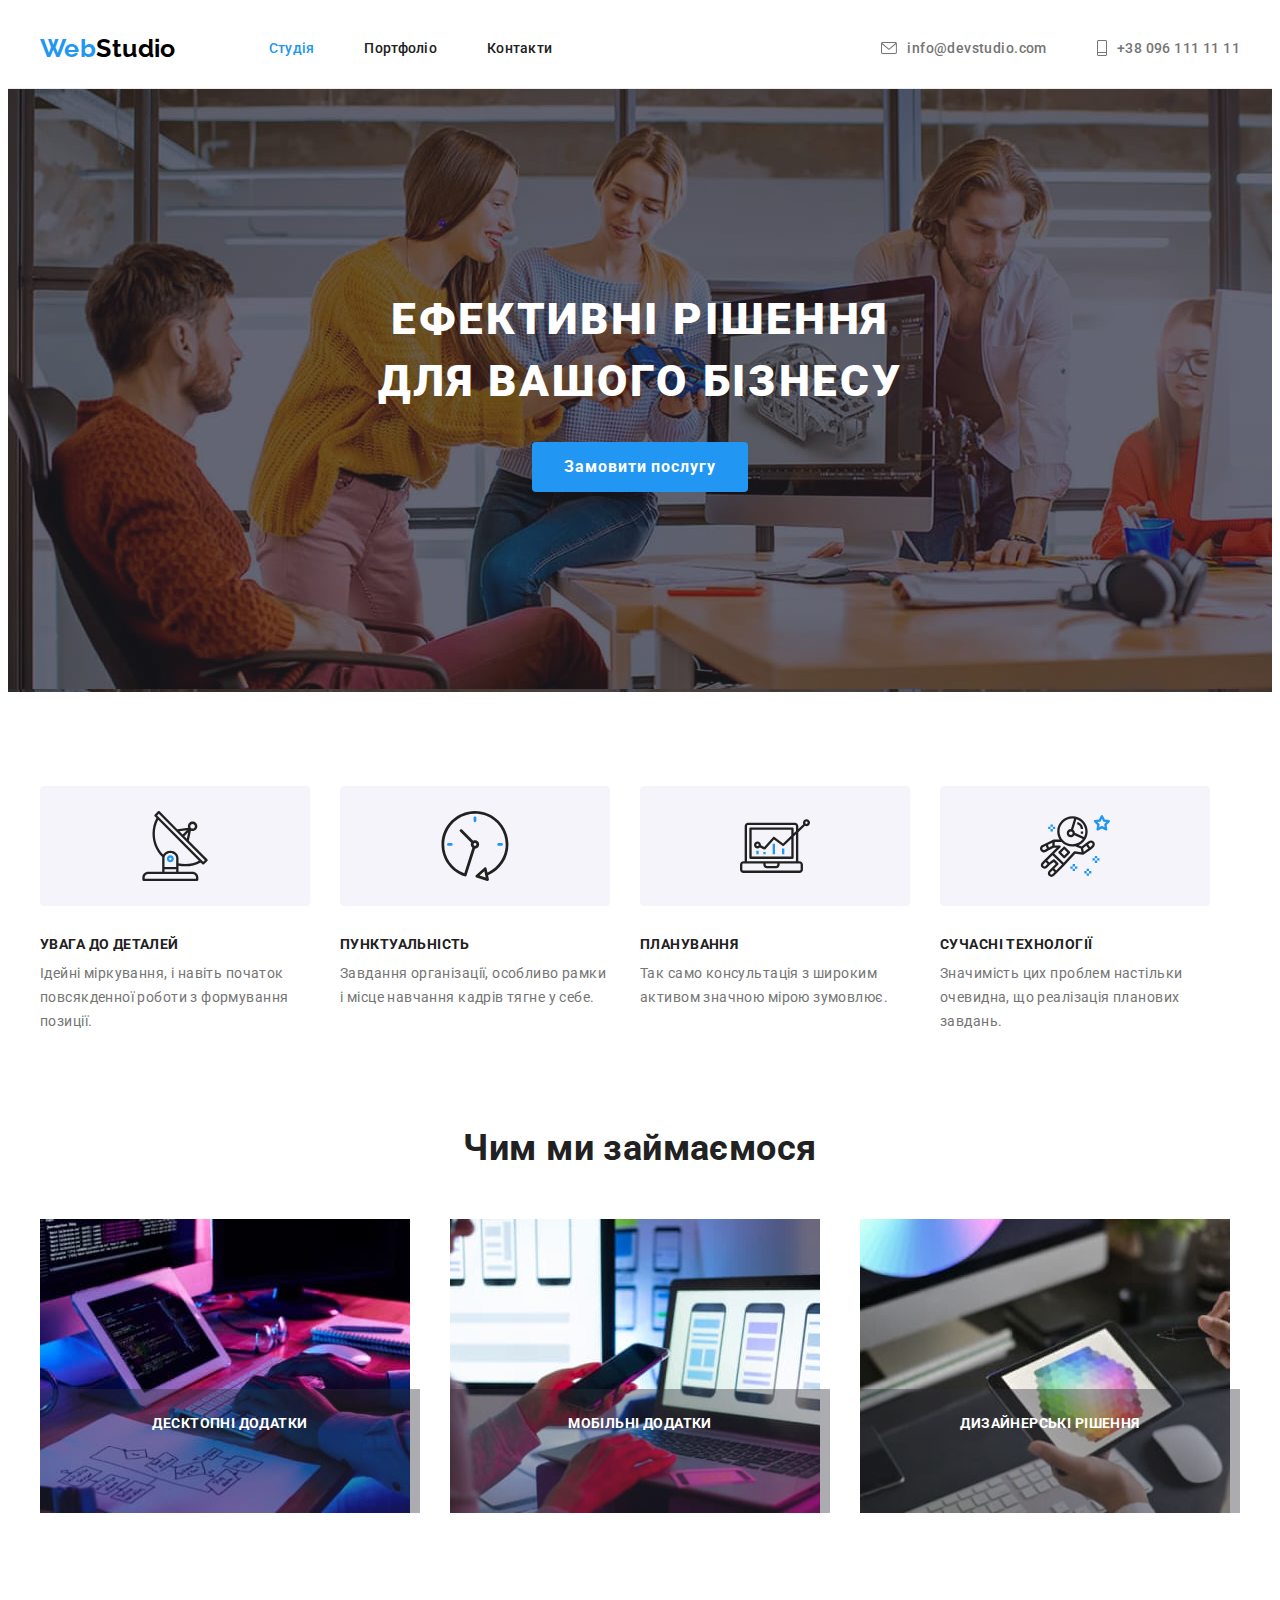
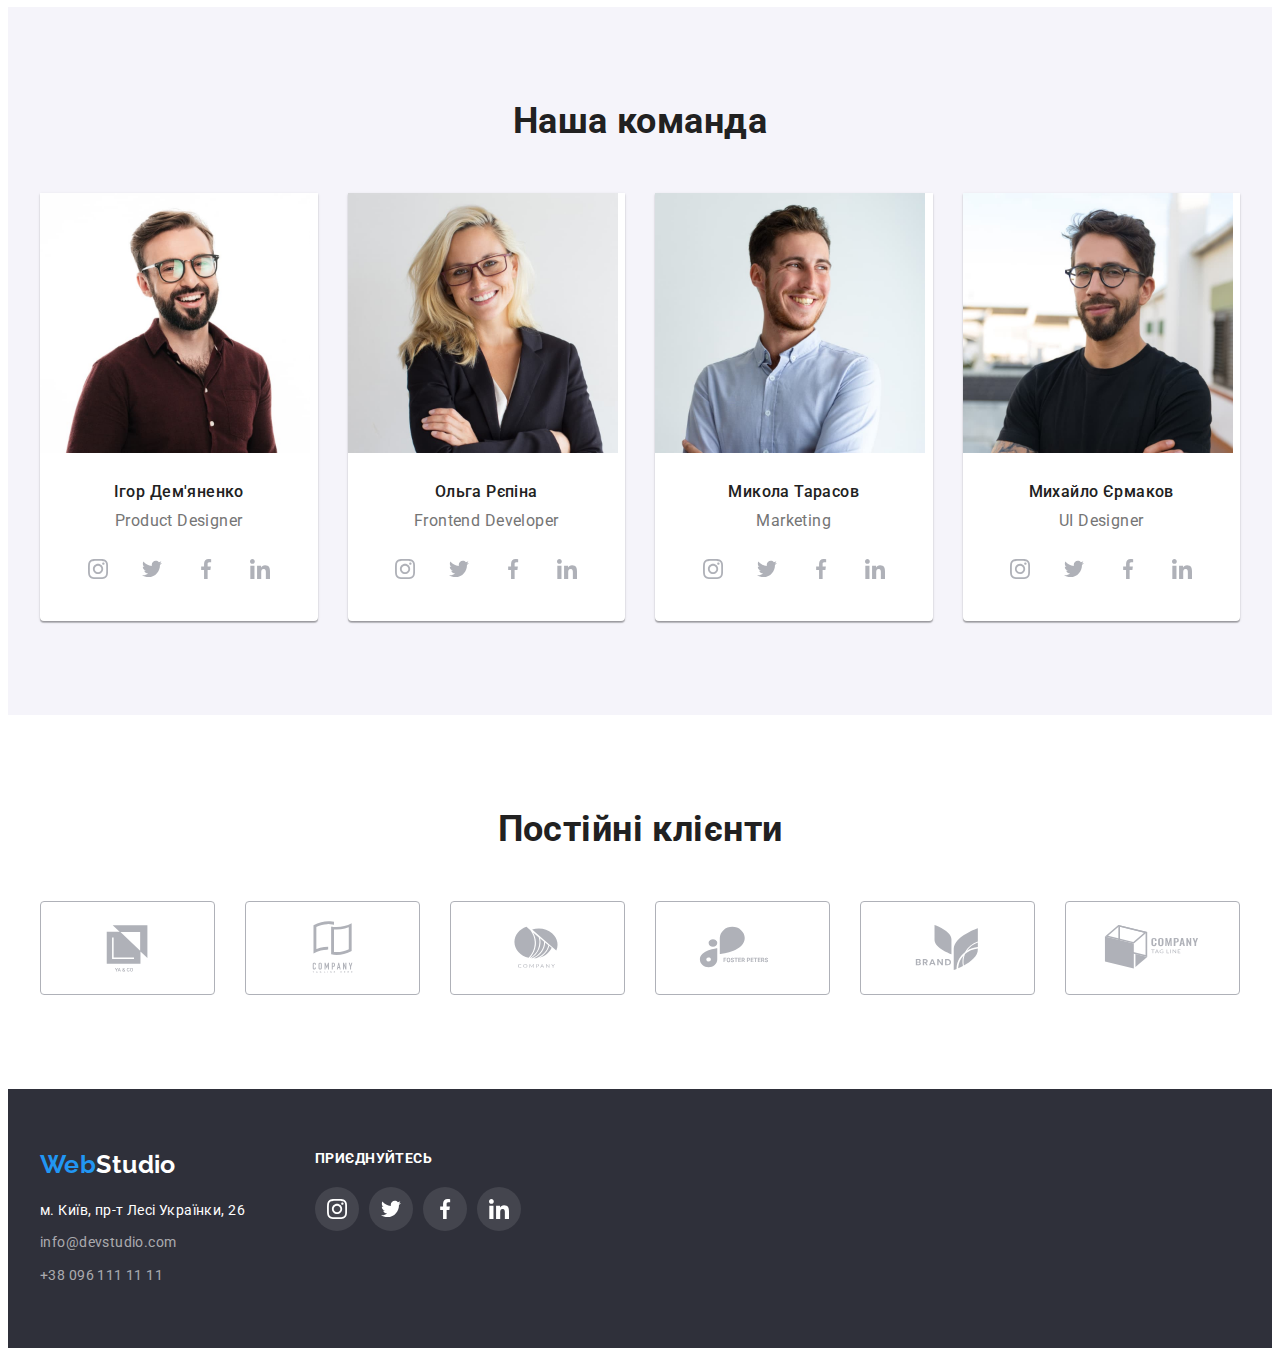
<file: index.html>
<!DOCTYPE html>
<html lang="uk">
  <head>
    <meta charset="UTF-8" />
    <meta http-equiv="X-UA-Compatible" content="IE=edge" />
    <meta name="viewport" content="width=device-width, initial-scale=1.0" />
    <title>WebStudio</title>
    <link rel="preconnect" href="https://fonts.googleapis.com" />
    <link rel="preconnect" href="https://fonts.gstatic.com" crossorigin />
    <link
      href="https://fonts.googleapis.com/css2?family=Raleway:wght@700&family=Roboto:wght@400;500;700;900&display=swap"
      rel="stylesheet"
    />
    <link
      rel="stylesheet"
      href="https://cdnjs.cloudflare.com/ajax/libs/modern-normalize/1.1.0/modern-normalize.min.css"
      integrity="sha512-wpPYUAdjBVSE4KJnH1VR1HeZfpl1ub8YT/NKx4PuQ5NmX2tKuGu6U/JRp5y+Y8XG2tV+wKQpNHVUX03MfMFn9Q=="
      crossorigin="anonymous"
      referrerpolicy="no-referrer"
    />

    <link rel="stylesheet" href="./css/style.css" />
  </head>

  <body>
    <!--шапка-->
    <header class="webstudio-header">
      <div class="container main-header">
        <a href="index.html" class="link-webstudio-header"
          ><span class="logo-web">Web</span>Studio</a
        >

        <nav>
          <ul class="list-nav list">
            <li class="item">
              <a href="index.html" class="link-nav active" ::after>Студія</a>
            </li>
            <li class="item">
              <a href="portfolio.html" class="link-nav">Портфоліо</a>
            </li>
            <li class="item"><a href="#" class="link-nav">Контакти</a></li>
          </ul>
        </nav>

        <ul class="list-contact list">
          <li class="item">
            <div class="zxc">
              <a href="mailto:info@devstudio.com" class="link-contacts-header"
                ><svg class="header-icon" width="16" height="12">
                  <use href="./images/sprite/symbol-defs.svg#mail"></use></svg
                >info@devstudio.com</a
              >
            </div>
          </li>
          <li class="item">
            <div class="zxc">
              <a href="tell:+380961111111" class="link-contacts-header">
                <svg class="header-icon" width="10" height="16">
                  <use href="./images/sprite/symbol-defs.svg#phone"></use></svg
                >+38 096 111 11 11</a
              >
            </div>
          </li>
        </ul>
      </div>
    </header>

    <!--основнний бокс-->
    <main>
      <!--головна секція-->
      <section class="hero">
        <div class="container">
          <h1 class="hero-title">
            Ефективні рішення<br />
            для вашого бізнесу
          </h1>
          <button type="button" class="hero-button" data-modal-open>
            Замовити послугу
          </button>
        </div>
      </section>

      <!--чим ми кращі-->
      <section class="privileges section">
        <h2 class="visually-hidden">Чим ми кращі</h2>
        <div class="container">
          <ul class="privileges-list list">
            <li class="item">
              <div class="icon-privileges">
                <svg class="icon-privileges-item">
                  <use href="./images/sprite/symbol-defs.svg#antenna"></use>
                </svg>
              </div>

              <h3 class="privileges-title">УВАГА ДО ДЕТАЛЕЙ</h3>
              <p class="privileges-subtitle">
                Ідейні міркування, і навіть початок повсякденної роботи з
                формування позиції.
              </p>
            </li>
            <li class="item">
              <div class="icon-privileges">
                <svg class="icon-privileges-item">
                  <use href="./images/sprite/symbol-defs.svg#clock"></use>
                </svg>
              </div>
              <h3 class="privileges-title">ПУНКТУАЛЬНІСТЬ</h3>
              <p class="privileges-subtitle">
                Завдання організації, особливо рамки і місце навчання кадрів
                тягне у себе.
              </p>
            </li>
            <li class="item">
              <div class="icon-privileges">
                <svg class="icon-privileges-item">
                  <use href="./images/sprite/symbol-defs.svg#diagram"></use>
                </svg>
              </div>
              <h3 class="privileges-title">ПЛАНУВАННЯ</h3>
              <p class="privileges-subtitle">
                Так само консультація з широким активом значною мірою зумовлює.
              </p>
            </li>
            <li class="item">
              <div class="icon-privileges">
                <svg class="icon-privileges-item">
                  <use href="./images/sprite/symbol-defs.svg#astronaut"></use>
                </svg>
              </div>
              <h3 class="privileges-title">СУЧАСНІ ТЕХНОЛОГІЇ</h3>
              <p class="privileges-subtitle">
                Значимість цих проблем настільки очевидна, що реалізація
                планових завдань.
              </p>
            </li>
          </ul>
        </div>
      </section>

      <!--чим займаємось-->
      <section class="we-do section">
        <div class="container">
          <h2 class="we-do title">Чим ми займаємося</h2>
          <ul class="we-do-list list">
            <li class="item">
              <div class="we-do-box">
                <img
                  src="./images/work/box11.jpg"
                  alt="руки на клавіатурі"
                  width="370"
                  height="294"
                />
                <p class="item-name">Десктопні додатки</p>
              </div>
            </li>
            <li class="item">
              <div class="we-do-box">
                <img
                  src="./images/work/box2(1).jpg"
                  alt="телефон в руках"
                  width="370"
                  height="294"
                />
                <p class="item-name">Мобільні додатки</p>
              </div>
            </li>
            <li class="item">
              <div class="we-do-box">
                <img
                  src="./images/work/box3(1).jpg"
                  alt="планшет в руках"
                  width="370"
                  height="294"
                />
                <p class="item-name">Дизайнерські рішення</p>
              </div>
            </li>
          </ul>
        </div>
      </section>

      <!--команда-->
      <section class="team section">
        <div class="container">
          <h2 class="title">Наша команда</h2>
          <ul class="team-list list">
            <li class="item-team">
              <img
                src="./images/team/igor(1).jpg"
                alt="Ігор"
                width="270"
                height="260"
              />
              <div class="team-name">
                <h3 class="team-caption">Ігор Дем'яненко</h3>
                <p lang="en" class="team-subtitle">Product Designer</p>
                <ul class="social-list list">
                  <li class="social-list-item">
                    <a href="" class="social-list-link"
                      ><svg class="social-list-icon" width="20" height="20">
                        <use
                          href="./images/sprite/symbol-defs.svg#instagram"
                        ></use></svg
                    ></a>
                  </li>
                  <li class="social-list-item">
                    <a href="" class="social-list-link"
                      ><svg class="social-list-icon" width="20" height="20">
                        <use
                          href="./images/sprite/symbol-defs.svg#twitter"
                        ></use></svg
                    ></a>
                  </li>
                  <li class="social-list-item">
                    <a href="" class="social-list-link"
                      ><svg class="social-list-icon" width="20" height="20">
                        <use
                          href="./images/sprite/symbol-defs.svg#facebook"
                        ></use></svg
                    ></a>
                  </li>
                  <li class="social-list-item">
                    <a href="" class="social-list-link"
                      ><svg class="social-list-icon" width="20" height="20">
                        <use
                          href="./images/sprite/symbol-defs.svg#linkedin"
                        ></use></svg
                    ></a>
                  </li>
                </ul>
              </div>
            </li>

            <li class="item-team">
              <img
                src="./images/team/olga(1).jpg"
                alt="Ольга"
                width="270"
                height="260"
              />
              <div class="team-name">
                <h3 class="team-caption">Ольга Рєпіна</h3>
                <p lang="en" class="team-subtitle">Frontend Developer</p>
                <ul class="social-list list">
                  <li class="social-list-item">
                    <a href="" class="social-list-link"
                      ><svg
                        aria-label="іконка інстаграм"
                        class="social-list-icon"
                        width="20"
                        height="20"
                      >
                        <use
                          href="./images/sprite/symbol-defs.svg#instagram"
                        ></use></svg
                    ></a>
                  </li>
                  <li class="social-list-item">
                    <a href="" class="social-list-link"
                      ><svg
                        aria-label="іконка твітер"
                        class="social-list-icon"
                        width="20"
                        height="20"
                      >
                        <use
                          href="./images/sprite/symbol-defs.svg#twitter"
                        ></use></svg
                    ></a>
                  </li>
                  <li class="social-list-item">
                    <a href="" class="social-list-link"
                      ><svg
                        aria-label="іконка фейсбук "
                        class="social-list-icon"
                        width="20"
                        height="20"
                      >
                        <use
                          href="./images/sprite/symbol-defs.svg#facebook"
                        ></use></svg
                    ></a>
                  </li>
                  <li class="social-list-item">
                    <a href="" class="social-list-link"
                      ><svg
                        aria-label="іконка лінкідин"
                        class="social-list-icon"
                        width="20"
                        height="20"
                      >
                        <use
                          href="./images/sprite/symbol-defs.svg#linkedin"
                        ></use></svg
                    ></a>
                  </li>
                </ul>
              </div>
            </li>
            <li class="item-team">
              <img
                src="./images/team/mykola(1).jpg"
                alt="Микола"
                width="270"
                height="260"
              />
              <div class="team-name">
                <h3 class="team-caption">Микола Тарасов</h3>
                <p lang="en" class="team-subtitle">Marketing</p>
                <ul class="social-list list">
                  <li class="social-list-item">
                    <a href="" class="social-list-link"
                      ><svg
                        aria-label="іконка інстаграм"
                        class="social-list-icon"
                        width="20"
                        height="20"
                      >
                        <use
                          href="./images/sprite/symbol-defs.svg#instagram"
                        ></use></svg
                    ></a>
                  </li>
                  <li class="social-list-item">
                    <a href="" class="social-list-link"
                      ><svg
                        aria-label="іконка твітер"
                        class="social-list-icon"
                        width="20"
                        height="20"
                      >
                        <use
                          href="./images/sprite/symbol-defs.svg#twitter"
                        ></use></svg
                    ></a>
                  </li>
                  <li class="social-list-item">
                    <a href="" class="social-list-link"
                      ><svg
                        aria-label="іконка фейсбук "
                        class="social-list-icon"
                        width="20"
                        height="20"
                      >
                        <use
                          href="./images/sprite/symbol-defs.svg#facebook"
                        ></use></svg
                    ></a>
                  </li>
                  <li class="social-list-item">
                    <a href="" class="social-list-link"
                      ><svg
                        aria-label="іконка лінкідин"
                        class="social-list-icon"
                        width="20"
                        height="20"
                      >
                        <use
                          href="./images/sprite/symbol-defs.svg#linkedin"
                        ></use></svg
                    ></a>
                  </li>
                </ul>
              </div>
            </li>
            <li class="item-team">
              <img
                src="./images/team/myhaylo(1).jpg"
                alt="Михайло"
                width="270"
                height="260"
              />
              <div class="team-name">
                <h3 class="team-caption">Михайло Єрмаков</h3>
                <p lang="en" class="team-subtitle">UI Designer</p>
                <ul class="social-list list">
                  <li class="social-list-item">
                    <a href="" class="social-list-link"
                      ><svg
                        aria-label="іконка інстаграм"
                        class="social-list-icon"
                        width="20"
                        height="20"
                      >
                        <use
                          href="./images/sprite/symbol-defs.svg#instagram"
                        ></use></svg
                    ></a>
                  </li>
                  <li class="social-list-item">
                    <a href="" class="social-list-link"
                      ><svg
                        aria-label="іконка твітер"
                        class="social-list-icon"
                        width="20"
                        height="20"
                      >
                        <use
                          href="./images/sprite/symbol-defs.svg#twitter"
                        ></use></svg
                    ></a>
                  </li>
                  <li class="social-list-item">
                    <a href="" class="social-list-link"
                      ><svg
                        aria-label="іконка фейсбук "
                        class="social-list-icon"
                        width="20"
                        height="20"
                      >
                        <use
                          href="./images/sprite/symbol-defs.svg#facebook"
                        ></use></svg
                    ></a>
                  </li>
                  <li class="social-list-item">
                    <a href="" class="social-list-link"
                      ><svg
                        aria-label="іконка лінкідин"
                        class="social-list-icon"
                        width="20"
                        height="20"
                      >
                        <use
                          href="./images/sprite/symbol-defs.svg#linkedin"
                        ></use></svg
                    ></a>
                  </li>
                </ul>
              </div>
            </li>
          </ul>
        </div>
      </section>

      <!--Постійні клієнти-->
      <section class="section clients">
        <div class="container">
          <h2 class="title">Постійні клієнти</h2>
          <ul class="clients-list list">
            <li class="clients-list-item">
              <a href="" class="clients-list-link"
                ><svg class="clients-list-icon" width="106" height="60">
                  <use
                    href="./images/sprite/symbol-defs.svg#clients1"
                  ></use></svg
              ></a>
            </li>
            <li class="clients-list-item">
              <a href="" class="clients-list-link"
                ><svg class="clients-list-icon" width="106" height="60">
                  <use
                    href="./images/sprite/symbol-defs.svg#clients2"
                  ></use></svg
              ></a>
            </li>
            <li class="clients-list-item">
              <a href="" class="clients-list-link"
                ><svg class="clients-list-icon" width="106" height="60">
                  <use
                    href="./images/sprite/symbol-defs.svg#clients3"
                  ></use></svg
              ></a>
            </li>
            <li class="clients-list-item">
              <a href="" class="clients-list-link"
                ><svg class="clients-list-icon" width="106" height="60">
                  <use
                    href="./images/sprite/symbol-defs.svg#clients4"
                  ></use></svg
              ></a>
            </li>
            <li class="clients-list-item">
              <a href="" class="clients-list-link"
                ><svg class="clients-list-icon" width="106" height="60">
                  <use
                    href="./images/sprite/symbol-defs.svg#clients5"
                  ></use></svg
              ></a>
            </li>
            <li class="clients-list-item">
              <a href="" class="clients-list-link"
                ><svg class="clients-list-icon" width="106" height="60">
                  <use
                    href="./images/sprite/symbol-defs.svg#clients6"
                  ></use></svg
              ></a>
            </li>
          </ul>
        </div>
      </section>
    </main>

    <!--підвал-->
    <footer class="footer-webstudio">
      <div class="container footer-box">
        <div class="box-addres">
          <a href="index.html" class="link-websudio-footer"
            ><span class="logo-web">Web</span>Studio</a
          >
          <address class="address-webstudio">
            <ul class="list">
              <li>
                <a
                  href="https://goo.gl/maps/kFcxwoq7Mo2dKfp76"
                  class="link-footer-address"
                ></a
                >м. Київ, пр-т Лесі Українки, 26
              </li>
              <li>
                <a href="mailto:info@devstudio.com" class="link-footer-contacts"
                  >info@devstudio.com</a
                >
              </li>
              <li>
                <a href="tell:+380961111111" class="link-footer-contacts"
                  >+38 096 111 11 11</a
                >
              </li>
            </ul>
          </address>
        </div>
        <div class="box-social-link">
          <h2 class="footer-title">ПРИЄДНУЙТЕСЬ</h2>
          <ul class="footer-social-list list">
            <li class="footer-social-item">
              <a href="" class="footer-social-link"
                ><svg class="footer-social-icon" width="20" height="20">
                  <use
                    href="./images/sprite/symbol-defs.svg#instagram"
                  ></use></svg
              ></a>
            </li>
            <li class="footer-social-item">
              <a href="" class="footer-social-link"
                ><svg class="footer-social-icon" width="20" height="20">
                  <use
                    href="./images/sprite/symbol-defs.svg#twitter"
                  ></use></svg
              ></a>
            </li>
            <li class="footer-social-item">
              <a href="" class="footer-social-link"
                ><svg class="footer-social-icon" width="20" height="20">
                  <use
                    href="./images/sprite/symbol-defs.svg#facebook"
                  ></use></svg
              ></a>
            </li>
            <li class="footer-social-item">
              <a href="" class="footer-social-link"
                ><svg class="footer-social-icon" width="20" height="20">
                  <use
                    href="./images/sprite/symbol-defs.svg#linkedin"
                  ></use></svg
              ></a>
            </li>
          </ul>
        </div>
      </div>
    </footer>
    <!--модалка-->
    <div class="backdrop is-hidden" data-modal>
      <div class="modal">
        <button type="button" class="btn-modal" data-modal-close>
          <svg class="icon-close" width="18" hidden="18">
            <use href="./images/sprite/symbol-defs.svg#close"></use>
          </svg>
        </button>
      </div>
    </div>
    <script src="./js/modal.js"></script>
  </body>
</html>
</file>
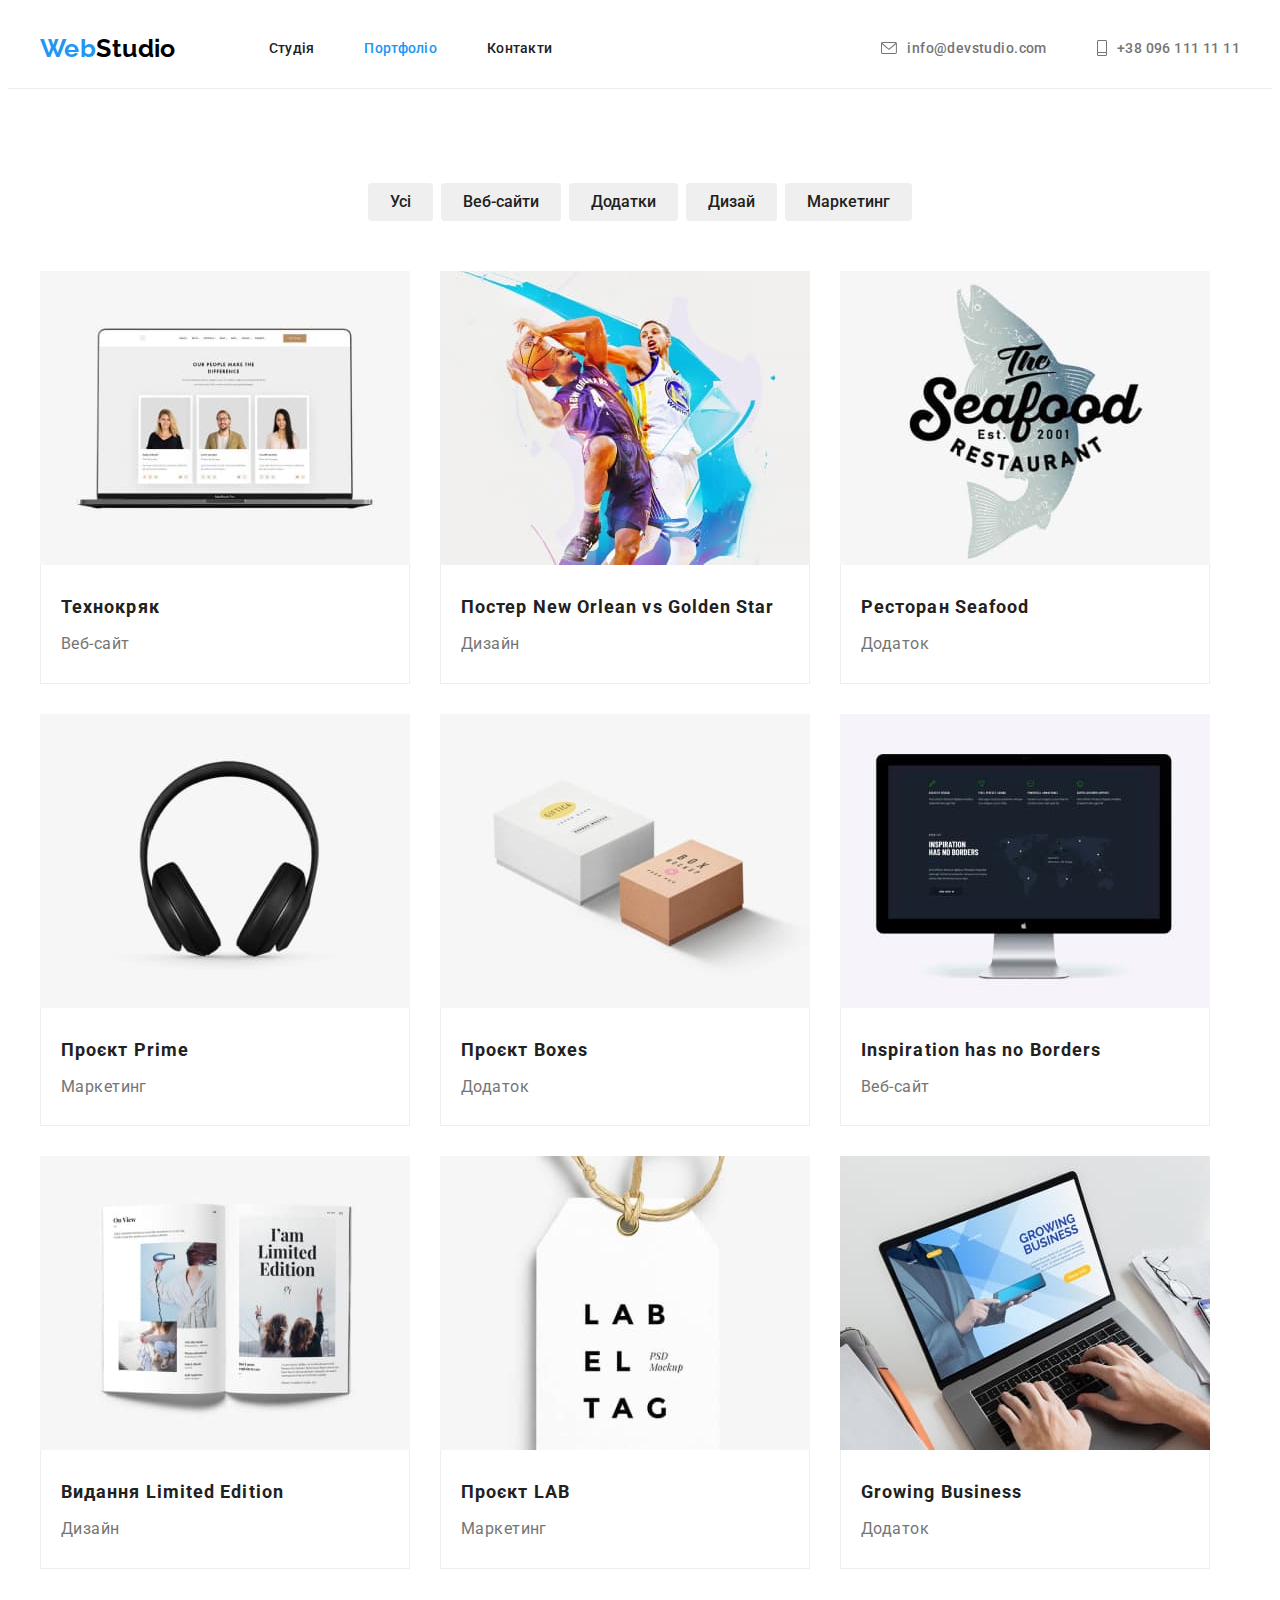
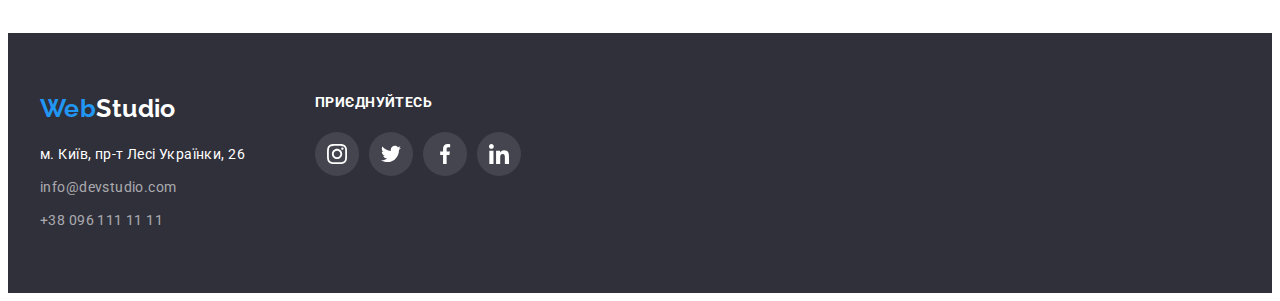
<file: portfolio.html>
<!DOCTYPE html>
<html lang="uk">
  <head>
    <meta charset="UTF-8" />
    <meta http-equiv="X-UA-Compatible" content="IE=edge" />
    <meta name="viewport" content="width=device-width, initial-scale=1.0" />
    <title>WebStudio</title>
    <link rel="preconnect" href="https://fonts.googleapis.com" />
    <link rel="preconnect" href="https://fonts.gstatic.com" crossorigin />
    <link
      href="https://fonts.googleapis.com/css2?family=Raleway:wght@700&family=Roboto:wght@400;500;700;900&display=swap"
      rel="stylesheet"
    />
    <link
      rel="stylesheet"
      href="https://cdnjs.cloudflare.com/ajax/libs/modern-normalize/1.1.0/modern-normalize.min.css"
      integrity="sha512-wpPYUAdjBVSE4KJnH1VR1HeZfpl1ub8YT/NKx4PuQ5NmX2tKuGu6U/JRp5y+Y8XG2tV+wKQpNHVUX03MfMFn9Q=="
      crossorigin="anonymous"
      referrerpolicy="no-referrer"
    />

    <link rel="stylesheet" href="./css/style.css" />
  </head>

  <body>
    <!--шапка-->
    <header class="webstudio-header">
      <div class="container main-header">
        <a href="index.html" class="link-webstudio-header"
          ><span class="logo-web">Web</span>Studio</a
        >

        <nav>
          <ul class="list-nav list">
            <li class="item">
              <a href="index.html" class="link-nav">Студія</a>
            </li>
            <li class="item">
              <a href="portfolio.html" class="link-nav active">Портфоліо</a>
            </li>
            <li class="item"><a href="#" class="link-nav">Контакти</a></li>
          </ul>
        </nav>

        <ul class="list-contact list">
          <li class="item">
            <a href="mailto:info@devstudio.com" class="link-contacts-header"
              ><svg class="header-icon mail" width="16" height="12">
                <use href="./images/sprite/symbol-defs.svg#mail"></use></svg
              >info@devstudio.com</a
            >
          </li>
          <li class="item">
            <a href="tell:+380961111111" class="link-contacts-header">
              <svg class="header-icon phone" width="10" height="16">
                <use href="./images/sprite/symbol-defs.svg#phone"></use></svg
              >+38 096 111 11 11</a
            >
          </li>
        </ul>
      </div>
    </header>

    <!--основний блок-->
    <main>
      <!--що робимо-->
      <section class="works section">
        <div class="container">
          <h1 class="works-title visually-hidden">Портфоліо</h1>

          <ul class="list list-button">
            <li class="item">
              <button type="button" class="works-button active">Усі</button>
            </li>
            <li class="item">
              <button type="button" class="works-button">Веб-сайти</button>
            </li>
            <li class="item">
              <button type="button" class="works-button">Додатки</button>
            </li>
            <li class="item">
              <button type="button" class="works-button">Дизай</button>
            </li>
            <li class="item">
              <button type="button" class="works-button">Маркетинг</button>
            </li>
          </ul>

          <ul class="list list-example">
            <li class="item-example">
              <a href="" class="portfolio-cards">
                <div class="card-box">
                  <div class="ovearly-box">
                    <img
                      src="./images/portfolio/technocrat.jpg"
                      alt="ноутбук з фото"
                      width="370"
                      height="294"
                    />
                    <p class="ovearlay">
                      Ресурс пропонує комплексні пропозиції з різним рівнем
                      функціоналу та сервісів. Все це дозволить відвідувачу
                      отримати вичерпні відомості про компанію чи приватну
                      особу.
                    </p>
                  </div>
                </div>
                <div class="name-text">
                  <h2 class="example-title">Технокряк</h2>
                  <p class="example-subtitle">Веб-сайт</p>
                </div></a
              >
            </li>

            <li class="item-example">
              <a href="" class="portfolio-cards">
                <div class="card-box">
                  <div class="ovearly-box">
                    <img
                      src="./images/portfolio/basketballplayer.jpg"
                      alt="басетболісти"
                      width="370"
                      height="294"
                    />
                    <p class="ovearlay">
                      Ресурс пропонує комплексні пропозиції з різним рівнем
                      функціоналу та сервісів. Все це дозволить відвідувачу
                      отримати вичерпні відомості про компанію чи приватну
                      особу.
                    </p>
                  </div>
                </div>

                <div class="name-text">
                  <h2 class="example-title">
                    Постер <span lang="en">New Orlean vs Golden Star</span>
                  </h2>
                  <p class="example-subtitle">Дизайн</p>
                </div></a
              >
            </li>

            <li class="item-example">
              <a href="" class="portfolio-cards">
                <div class="card-box">
                  <div class="ovearly-box">
                    <img
                      src="./images/portfolio/seafood.jpg"
                      alt="картина риби"
                      width="370"
                      height="294"
                    />
                    <p class="ovearlay">
                      Ресурс пропонує комплексні пропозиції з різним рівнем
                      функціоналу та сервісів. Все це дозволить відвідувачу
                      отримати вичерпні відомості про компанію чи приватну
                      особу.
                    </p>
                  </div>
                </div>

                <div class="name-text">
                  <h2 class="example-title">
                    Ресторан <span lang="en">Seafood</span>
                  </h2>
                  <p class="example-subtitle">Додаток</p>
                </div></a
              >
            </li>

            <li class="item-example">
              <a href="" class="portfolio-cards">
                <div class="card-box">
                  <div class="ovearly-box">
                    <img
                      src="./images/portfolio/headphone.jpg"
                      alt="навушники"
                      width="370"
                      height="294"
                    />
                    <p class="ovearlay">
                      Ресурс пропонує комплексні пропозиції з різним рівнем
                      функціоналу та сервісів. Все це дозволить відвідувачу
                      отримати вичерпні відомості про компанію чи приватну
                      особу.
                    </p>
                  </div>
                </div>

                <div class="name-text">
                  <h2 class="example-title">
                    Проєкт <span lang="en">Prime</span>
                  </h2>
                  <p class="example-subtitle">Маркетинг</p>
                </div></a
              >
            </li>

            <li class="item-example">
              <a href="" class="portfolio-cards">
                <div class="card-box">
                  <div class="ovearly-box">
                    <img
                      src="./images/portfolio/boxes.jpg"
                      alt="коробочки"
                      width="370"
                      height="294"
                    />
                    <p class="ovearlay">
                      Ресурс пропонує комплексні пропозиції з різним рівнем
                      функціоналу та сервісів. Все це дозволить відвідувачу
                      отримати вичерпні відомості про компанію чи приватну
                      особу.
                    </p>
                  </div>
                </div>

                <div class="name-text">
                  <h2 class="example-title">
                    Проєкт <span lang="en">Boxes</span>
                  </h2>
                  <p class="example-subtitle">Додаток</p>
                </div></a
              >
            </li>

            <li class="item-example">
              <a href="" class="portfolio-cards">
                <div class="card-box">
                  <div class="ovearly-box">
                    <img
                      src="./images/portfolio/boarders.jpg"
                      alt="моноблок"
                      width="370"
                      height="294"
                    />
                    <p class="ovearlay">
                      Ресурс пропонує комплексні пропозиції з різним рівнем
                      функціоналу та сервісів. Все це дозволить відвідувачу
                      отримати вичерпні відомості про компанію чи приватну
                      особу.
                    </p>
                  </div>
                </div>

                <div class="name-text">
                  <h2 class="example-title" lang="en">
                    Inspiration has no Borders
                  </h2>
                  <p class="example-subtitle">Веб-сайт</p>
                </div></a
              >
            </li>
            <li class="item-example">
              <a href="" class="portfolio-cards">
                <div class="card-box">
                  <div class="ovearly-box">
                    <img
                      src="./images/portfolio/book.jpg"
                      alt="книга"
                      width="370"
                      height="294"
                    />
                    <p class="ovearlay">
                      Ресурс пропонує комплексні пропозиції з різним рівнем
                      функціоналу та сервісів. Все це дозволить відвідувачу
                      отримати вичерпні відомості про компанію чи приватну
                      особу.
                    </p>
                  </div>
                </div>

                <div class="name-text">
                  <h2 class="example-title">
                    Видання <span lang="en">Limited Edition</span>
                  </h2>
                  <p class="example-subtitle">Дизайн</p>
                </div></a
              >
            </li>

            <li class="item-example">
              <a href="" class="portfolio-cards">
                <div class="card-box">
                  <div class="ovearly-box">
                    <img
                      src="./images/portfolio/tag.jpg"
                      alt="бірка"
                      width="370"
                      height="294"
                    />
                    <p class="ovearlay">
                      Ресурс пропонує комплексні пропозиції з різним рівнем
                      функціоналу та сервісів. Все це дозволить відвідувачу
                      отримати вичерпні відомості про компанію чи приватну
                      особу.
                    </p>
                  </div>
                </div>

                <div class="name-text">
                  <h2 class="example-title">
                    Проєкт <span lang="en">LAB</span>
                  </h2>
                  <p class="example-subtitle">Маркетинг</p>
                </div></a
              >
            </li>

            <li class="item-example">
              <a href="" class="portfolio-cards">
                <div class="card-box">
                  <div class="ovearly-box">
                    <img
                      src="./images/portfolio/laptop.jpg"
                      alt="ноутбук"
                      width="370"
                      height="294"
                    />
                    <p class="ovearlay">
                      Ресурс пропонує комплексні пропозиції з різним рівнем
                      функціоналу та сервісів. Все це дозволить відвідувачу
                      отримати вичерпні відомості про компанію чи приватну
                      особу.
                    </p>
                  </div>
                </div>

                <div class="name-text">
                  <h2 class="example-title" lang="en">Growing Business</h2>
                  <p class="example-subtitle">Додаток</p>
                </div></a
              >
            </li>
          </ul>
        </div>
      </section>
    </main>

    <!--підвал-->
    <footer class="footer-webstudio">
      <div class="container footer-box">
        <div class="box-addres">
          <a href="index.html" class="link-websudio-footer"
            ><span class="logo-web">Web</span>Studio</a
          >
          <address class="address-webstudio">
            <ul class="list">
              <li>
                <a
                  href="https://goo.gl/maps/kFcxwoq7Mo2dKfp76"
                  class="link-footer-address"
                ></a
                >м. Київ, пр-т Лесі Українки, 26
              </li>
              <li>
                <a href="mailto:info@devstudio.com" class="link-footer-contacts"
                  >info@devstudio.com</a
                >
              </li>
              <li>
                <a href="tell:+380961111111" class="link-footer-contacts"
                  >+38 096 111 11 11</a
                >
              </li>
            </ul>
          </address>
        </div>
        <div class="box-social-link">
          <h2 class="footer-title">ПРИЄДНУЙТЕСЬ</h2>
          <ul class="footer-social-list list">
            <li class="footer-social-item">
              <a href="" class="footer-social-link"
                ><svg class="footer-social-icon" width="20" height="20">
                  <use
                    href="./images/sprite/symbol-defs.svg#instagram"
                  ></use></svg
              ></a>
            </li>
            <li class="footer-social-item">
              <a href="" class="footer-social-link"
                ><svg class="footer-social-icon" width="20" height="20">
                  <use
                    href="./images/sprite/symbol-defs.svg#twitter"
                  ></use></svg
              ></a>
            </li>
            <li class="footer-social-item">
              <a href="" class="footer-social-link"
                ><svg class="footer-social-icon" width="20" height="20">
                  <use
                    href="./images/sprite/symbol-defs.svg#facebook"
                  ></use></svg
              ></a>
            </li>
            <li class="footer-social-item">
              <a href="" class="footer-social-link"
                ><svg class="footer-social-icon" width="20" height="20">
                  <use
                    href="./images/sprite/symbol-defs.svg#linkedin"
                  ></use></svg
              ></a>
            </li>
          </ul>
        </div>
      </div>
    </footer>
  </body>
</html>
</file>
<file: css/style.css>
:root {
  --main-font-family: "Roboto", sans-serif;
  --secondary-font-family: "Raleway", sans-serif;
  --main-fs: 14px;
  --main-ls: 0.03em;
  --accent-color: #2196f3;
  --mail-color-text: #757575;
  --secondary-color-text: #212121;
  --main-bg-color: #ffffff;
  --main-color-darck-fon: #ffffff;
  --accent-color-bg: #2196f3;
  --card-set-gap: 30px;
  --transition-dur-and-func: 250ms cubic-bezier(0.4, 0, 0.2, 1);
}
a {
  text-decoration: none;
}
.list {
  list-style: none;
  margin: 0;
  padding: 0;
}
h1,
h2,
h3,
h4,
p {
  margin: 0;
  padding: 0;
}
img {
  display: block;
  max-width: 100%;
}
.title {
  margin-bottom: 50px;
  color: var(--secondary-color-text);
  font-weight: 700;
  font-size: 36px;
  line-height: 1.16;
  text-align: center;
}
.container {
  max-width: 1200px;
  margin-left: auto;
  margin-right: auto;
  padding-left: 15px;
  padding-right: 15px;
}
.section {
  padding-top: 94px;
  padding-bottom: 94px;
}
.section.we-do {
  padding-top: 0;
}
/* body */
body {
  background-color: var(--main-bg-color);
  color: var(--mail-color-text);
  font-size: var(--main-fs);
  font-family: var(--main-font-family);
  letter-spacing: var(--main-ls);
}
/* =====header===== */
.main-header {
  display: flex;
  align-items: center;
}

.webstudio-header {
  border-bottom: 1px solid #ececec;
}

.link-webstudio-header {
  display: block;
  margin-right: 93px;
  padding-top: 24px;
  padding-bottom: 24px;
  color: #000000;
  font-family: var(--secondary-font-family);
  font-weight: 700;
  font-size: 25px;
  line-height: 1.2;
}
.logo-web {
  color: var(--accent-color);
}
.list-nav {
  display: flex;
  transform: color var(--transition-dur-and-func);
}

.list-nav .item {
  margin-right: 50px;
}

.list-nav .item:last-child {
  margin-right: 0px;
}

.link-nav {
  padding-bottom: 32px;
  padding-top: 32px;
  color: var(--secondary-color-text);
  font-weight: 500;
  line-height: 1.15;
  letter-spacing: 0.02em;
}

.link-nav:hover,
.link-nav:focus {
  color: var(--accent-color);
}
.link-nav .active::after {
  position: absolute;
  left: 0;
  bottom: 0;
  content: "";
  display: block;
  width: 100%;
  height: 4px;
  border-radius: 2px;
  opacity: 1;
}

.list-contact {
  display: flex;
  margin-left: auto;
  transition: color var(--transition-dur-and-func);
}

.list-contact .item:not(:last-child) {
  margin-right: 50px;
}

.link-contacts-header {
  color: var(--mail-color-text);
  font-weight: 500;
  display: flex;
  align-items: center;
  padding-bottom: 32px;
  padding-top: 32px;
}
.webstudio-header .list-nav .active {
  color: var(--accent-color);
}

.header-icon {
  fill: var(--mail-color-text);
  margin-right: 10px;
}
.link-contacts-header:hover .header-icon,
.link-contacts-header:focus .header-icon {
  fill: var(--accent-color);
}
.link-contacts-header:hover,
.link-contacts-header:focus {
  color: var(--accent-color);
}

/*===== main===== */
/* =====hero===== */
.hero {
  padding-top: 200px;
  padding-bottom: 200px;
  max-width: 1600px;
  margin: 0 auto;
  background-color: #2f303a;
  background-image: linear-gradient(
      to right,
      rgba(47, 48, 58, 0.4),
      rgba(47, 48, 58, 0.4)
    ),
    url(../images/bg/hero.jpg);
  text-align: center;
}
.hero-title {
  margin-bottom: 30px;

  color: var(--main-color-darck-fon);
  font-weight: 900;
  font-size: 44px;
  line-height: 1.4;
  letter-spacing: 0.06em;
  align-items: center;
  text-transform: uppercase;
}
.hero-button {
  padding-top: 10px;
  padding-bottom: 10px;
  padding-left: 32px;
  padding-right: 32px;
  min-width: 200px;

  color: var(--main-color-darck-fon);
  background-color: var(--accent-color-bg);

  font-family: var(--main-font-family);
  font-weight: 700;
  font-size: 16px;
  line-height: 1.87;
  align-items: center;
  text-align: center;
  letter-spacing: 0.06em;
  cursor: pointer;
  border: 0px;
  border-radius: 4px;
}
.hero-button:hover,
.hero-button:focus {
  background-color: #188ce8;
  box-shadow: 0px 4px 4px rgba(0, 0, 0, 0.15);
  border-radius: 4px;
}
.list-button .hero-button .active {
  background-color: var(--accent-color-bg);
}
.backdrop {
  position: fixed;
  top: 0;
  left: 0;
  z-index: 88;
  width: 100%;
  height: 100%;
  background-color: rgba(0, 0, 0, 0.2);
}
.backdrop.is-hidden {
  visibility: hidden;
  opacity: 0;
  pointer-events: none;
}
.modal {
  position: absolute;
  top: 50%;
  left: 50%;
  transform: translate(-50%, -50%);
  min-width: 528px;
  min-height: 581px;

  background: #ffffff;
  box-shadow: 0px 1px 3px rgba(0, 0, 0, 0.12), 0px 1px 1px rgba(0, 0, 0, 0.14),
    0px 2px 1px rgba(0, 0, 0, 0.2);
  border-radius: 4px;
}
.btn-modal {
  position: absolute;
  display: flex;
  justify-content: center;
  align-items: center;
  top: 8px;
  right: 8px;
  width: 30px;
  height: 30px;
  border-radius: 50%;
  background: #ffffff;
  border: 1px solid rgba(0, 0, 0, 0.1);
  cursor: pointer;
}

/* the better we are */

.visually-hidden {
  position: absolute;
  white-space: nowrap;
  width: 1px;
  height: 1px;
  overflow: hidden;
  border: 0;
  padding: 0;
  clip: rect(0 0 0 0);
  clip-path: inset(50%);
  margin: -1px;
}
.privileges-title {
  margin-bottom: 10px;
  color: var(--secondary-color-text);
  font-weight: 700;
  font-size: var(--main-fs);
  line-height: 1.15;
  text-transform: uppercase;
}

.privileges-list {
  display: flex;
  flex-wrap: wrap;
  /* padding-top: 94px;
  padding-bottom: 94px; */

  gap: 30px;
}

.privileges-list .item {
  width: 270px;
}

.privileges-subtitle {
  line-height: 1.7;
}
.icon-privileges {
  display: flex;
  margin-bottom: 30px;
  height: 120px;
  background-color: rgba(245, 244, 250, 1);
  border-radius: 4px;
  justify-content: center;
  align-items: center;
}

.icon-privileges-item {
  display: flex;
  width: 70px;
  height: 70px;
}
/* we-do */
.we-do-list {
  display: flex;
}
.we-do-list > .item {
  flex-basis: calc((100% - 60px) / 3);
}
.we-do-list .item:not(:last-child) {
  margin-right: var(--card-set-gap);
}
.we-do-title,
.team-title {
  color: var(--secondary-color-text);
  font-weight: 700;
  font-size: 36px;
  line-height: 1.16;
  text-align: center;
}
.we-do-box {
  position: relative;
}
.item-name {
  position: absolute;
  display: block;
  bottom: 0;
  left: 0;
  padding-top: 27px;
  padding-bottom: 27px;
  height: 70px;
  width: 100%;
  font-weight: 700;
  font-size: 14px;
  line-height: 1.14;
  text-align: center;
  letter-spacing: 0.03em;
  text-transform: uppercase;
  color: var(--main-color-darck-fon);
  background-image: linear-gradient(
    to right,
    rgba(47, 48, 58, 0.4),
    rgba(47, 48, 58, 0.4)
  );
}

/* team */
.team {
  background-color: #f5f4fa;
}
.team-title {
  margin-bottom: 50px;
}
.team-list {
  display: flex;
}
.item-team {
  flex-basis: calc((100% - 90px) / 4);
  background-color: var(--main-bg-color);
  box-shadow: 0px 1px 3px rgba(0, 0, 0, 0.12), 0px 1px 1px rgba(0, 0, 0, 0.14),
    0px 2px 1px rgba(0, 0, 0, 0.2);
  border-radius: 0px 0px 4px 4px;
}
.team-list .item-team:not(:last-child) {
  margin-right: var(--card-set-gap);
}
.team-caption {
  /* margin-top: 30px; */
  margin-bottom: 10px;
  color: var(--secondary-color-text);
  font-weight: 500;
  font-size: 16px;
  line-height: 1.18;
  text-align: center;
}
.team-subtitle {
  font-size: 16px;
  line-height: 1.18;
  text-align: center;
  margin-bottom: 16px;
}

.team-name {
  padding-top: 30px;
  padding-bottom: 30px;
}
.social-list {
  display: flex;
  justify-content: center;
  column-gap: 10px;
}
.social-list-icon {
  fill: rgba(175, 177, 184, 1);
}
.social-list-link {
  display: flex;
  align-items: center;
  justify-content: center;
  width: 44px;
  height: 44px;
  border-radius: 50%;
  background-color: #fff;
  transition: fill 250ms cubic-bezier(0.4, 0, 0.2, 1);
}
.social-list-link:hover,
.social-list-link:focus {
  background-color: var(--accent-color-bg);
}
.social-list-link:hover .social-list-icon,
.social-list-link:focus .social-list-icon {
  fill: #ffffff;
}

/* =====clients===== */
.clients-list {
  display: flex;
  justify-content: center;
  align-items: center;
  /* gap: 30px; */
}
.clients-list-icon {
  /* width: 106px;
  height: 60px; */
  fill: rgba(175, 177, 184, 1);
  transition: fill 250ms cubic-bezier(0.4, 0, 0.2, 1);
}
.clients-list-item {
  flex-basis: calc((100% - 150px) / 6);
}
.clients-list-item:not(:last-child) {
  margin-right: var(--card-set-gap);
}
.clients-list-link {
  display: flex;
  align-items: center;
  justify-content: center;
  border: 1px solid #afb1b8;
  border-radius: 4px;
  height: 92px;
  transition: fill 250ms cubic-bezier(0.4, 0, 0.2, 1);
}
.clients-list-link:hover,
.clients-list-link:focus {
  border: 1px solid #2196f3;
  border-radius: 4px;
}
.clients-list-link:hover .clients-list-icon,
.clients-list-link:focus .clients-list-icon {
  fill: rgba(33, 150, 243, 1);
}
/* footer */
.footer-social-list {
  display: flex;
  justify-content: center;
  column-gap: 10px;
}
.footer-social-link {
  display: flex;
  align-items: center;
  justify-content: center;
  width: 44px;
  height: 44px;
  border-radius: 50%;
  background-color: rgba(255, 255, 255, 0.1);
}
.footer-social-icon {
  fill: rgba(255, 255, 255, 1);
}
.footer-social-link:hover,
.footer-social-link:focus {
  background-color: #2196f3;
}
.footer-box,
.footer-social-link {
  display: flex;
}
.footer-title {
  margin-bottom: 20px;
  font-weight: 700;
  font-size: 14px;
  line-height: 1.33;
  text-transform: uppercase;
  color: #ffffff;
}
.box-social-link {
  margin-left: 70px;
}

.footer-webstudio {
  padding-top: 60px;
  padding-bottom: 60px;
  background-color: #2f303a;
  line-height: 1.7;
  font-size: 14px;
}
.link-websudio-footer {
  display: inline-block;
  gap: 9px;
  margin-bottom: 20px;
  color: var(--main-color-darck-fon);
  font-family: var(--secondary-font-family);
  font-weight: 700;
  font-size: 25px;
  line-height: 1.2;
}
.address-webstudio {
  color: var(--main-color-darck-fon);
  font-style: normal;
}
.address-webstudio li:not(:last-child) {
  margin-bottom: 9px;
}
.link-footer-contacts:hover,
.link-footer-contacts:focus {
  color: var(--accent-color);
}
.link-footer-contacts {
  color: rgba(255, 255, 255, 0.6);
}
/* portfolio */
.list-button {
  display: flex;
  justify-content: center;
  margin-bottom: 50px;
  gap: 8px;
}

.works-button {
  padding-top: 6px;
  padding-bottom: 6px;
  padding-left: 22px;
  padding-right: 22px;
  color: var(--secondary-color-text);
  font-family: var(--main-font-family);
  font-weight: 500;
  font-size: 16px;
  line-height: 1.6;
  cursor: pointer;
  border: 0px;
  border-radius: 4px;
  transition: background-color var(--transition-dur-and-func),
    color var(--transition-dur-and-func);
}
.works-button:hover,
.works-button:focus {
  background: var(--accent-color-bg);
  color: var(--main-color-darck-fon);
  box-shadow: 0px 3px 1px rgba(0, 0, 0, 0.1), 0px 1px 2px rgba(0, 0, 0, 0.08),
    0px 2px 2px rgba(0, 0, 0, 0.12);
  border-radius: 4px;
}
.list-example {
  display: flex;
  flex-wrap: wrap;
  margin-right: calc(-1 * var(--card-set-gap));
  margin-bottom: calc(-1 * var(--card-set-gap));
  gap: 30px;
  /* flex-basis: calc((100% - 60px) / 3); */
}
.card-box {
  position: relative;
}
.portfolio-cards {
  display: block;
}

.list-example > .portfolio-cards {
  flex-basis: calc((100% - 60px) / 3);
  margin-bottom: var(--card-set-gap);
  margin-right: var(--card-set-gap);
}
.portfolio-cards:hover,
.portfolio-cards:focus {
  box-shadow: 0px 1px 1px rgba(0, 0, 0, 0.12), 0px 4px 4px rgba(0, 0, 0, 0.06),
    1px 4px 6px rgba(0, 0, 0, 0.16);
}

.example-title {
  margin-bottom: 4px;
  color: var(--secondary-color-text);
  font-weight: 700;
  font-size: 18px;
  line-height: 2;
  letter-spacing: 0.06em;
}
.example-subtitle {
  font-size: 16px;
  line-height: 1.87;
  color: var(--mail-color-text);
}
.name-text {
  border: 1px solid #eeeeee;
  border-top: none;
  padding-left: 20px;
  padding-right: 20px;
  padding-top: 24px;
  padding-bottom: 24px;
}
.ovearly-box {
  position: relative;
  overflow: hidden;
}
.ovearlay {
  position: absolute;
  top: 0;
  left: 0;
  display: flex;
  width: 100%;
  height: 100%;
  overflow: auto;
  padding-left: 24px;
  padding-right: 24px;
  align-items: center;
  background-color: rgba(33, 150, 243, 0.9);
  font-size: 18px;
  line-height: 1.55;
  letter-spacing: 0.03em;
  color: var(--main-color-darck-fon);
  transform: translateY(100%);
  transition: var(--transition-dur-and-func);
}
.portfolio-cards:hover .ovearlay,
.portfolio-cards:focus .ovearlay {
  transform: translateY(0);
}
</file>
